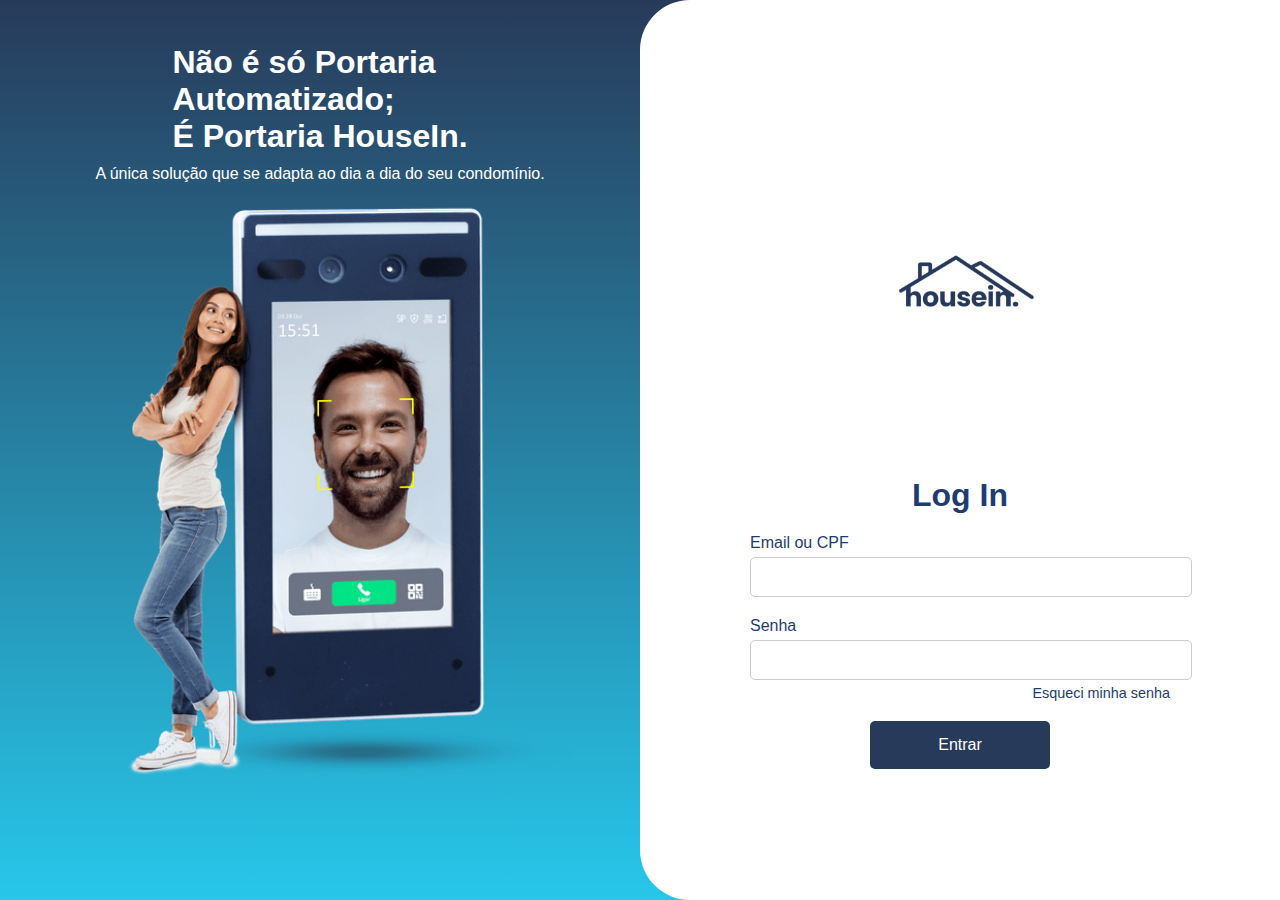
<file: index.html>
<!DOCTYPE html>
<html lang="pt-br">

<head>
    <meta charset="UTF-8">
    <meta name="viewport" content="width=device-width, initial-scale=1.0">
    <link rel="stylesheet" href="index.css">
    <title>HouseIn</title>
</head>


<body>

</body>

</html>
<div class="container">
    <div class="left">
        <h1>
            Não é só Portaria <br>Automatizado;
            <br />
            É Portaria HouseIn.
        </h1>
        <p>
            A única solução que se adapta ao dia a dia do seu condomínio.
        </p>
        <img alt="" height="300" src="ASSETS/fotoinicial123.png" width="200" />
    </div>
    <div class="right">
        <img alt="HouseIn logo" height="50" src="ASSETS/houseIn2.png" width="150" />
        <h2>
            Log In
        </h2>
        <div class="form-group">
            <label for="email">
                Email ou CPF
            </label>
            <input id="email" name="email" type="text" />
        </div>
        <div class="form-group">
            <label for="password">
                Senha
            </label>
            <input id="password" name="password" type="password" />
            <a href="#">
                Esqueci minha senha
            </a>
        </div>
        <button type="submit" class="btn"  onclick="window.location.href='home.html'">
            Entrar
        </button>
    </div>
</div>
</body>

</html>
</file>
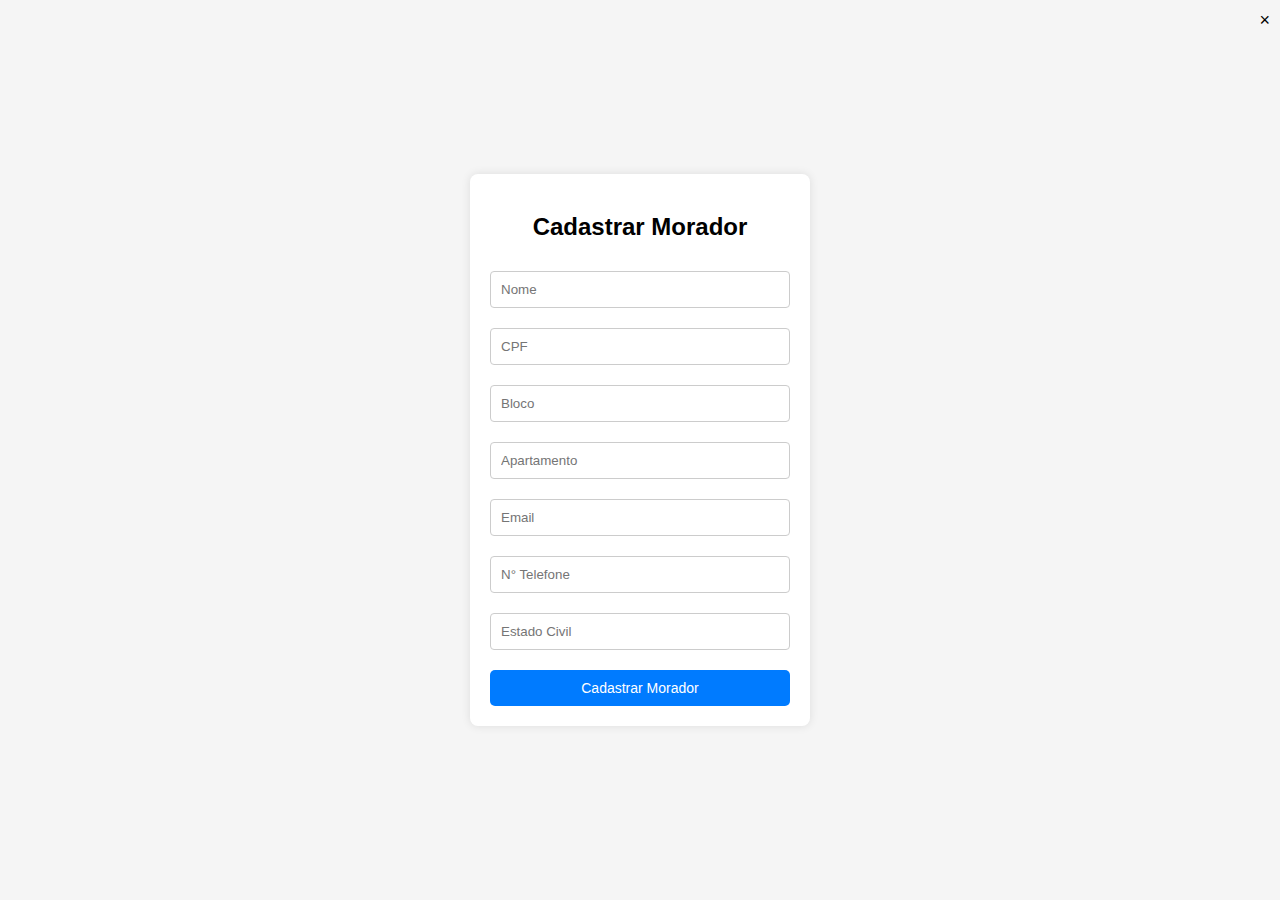
<file: addmoradores.html>
<!DOCTYPE html>
<html lang="pt-BR">
<head>
    <meta charset="UTF-8">
    <meta name="viewport" content="width=device-width, initial-scale=1.0">
    <link rel="stylesheet" href="addmoradores.css">
    <title>Cadastrar Morador</title>
</head>
<body>
    <div class="container">
        <span class="close">&times;</span>
        <h2>Cadastrar Morador</h2>
        <input type="text" placeholder="Nome">
        <input type="text" placeholder="CPF">
        <input type="text" placeholder="Bloco">
        <input type="text" placeholder="Apartamento">
        <input type="email" placeholder="Email">
        <input type="text" placeholder="N° Telefone">
        <input type="text" placeholder="Estado Civil">
        
        
        <button onclick="window.location.href='moradores.html'" style="
            width: 100%;
            padding: 10px;
            background-color: #007bff;
            color: white;
            border: none;
            border-radius: 5px;
            font-size: 14px;
            cursor: pointer;
            margin-top: 10px;
        ">
    Cadastrar Morador
</button>

        
    </button>
    </div>
</body>
</html>
</file>
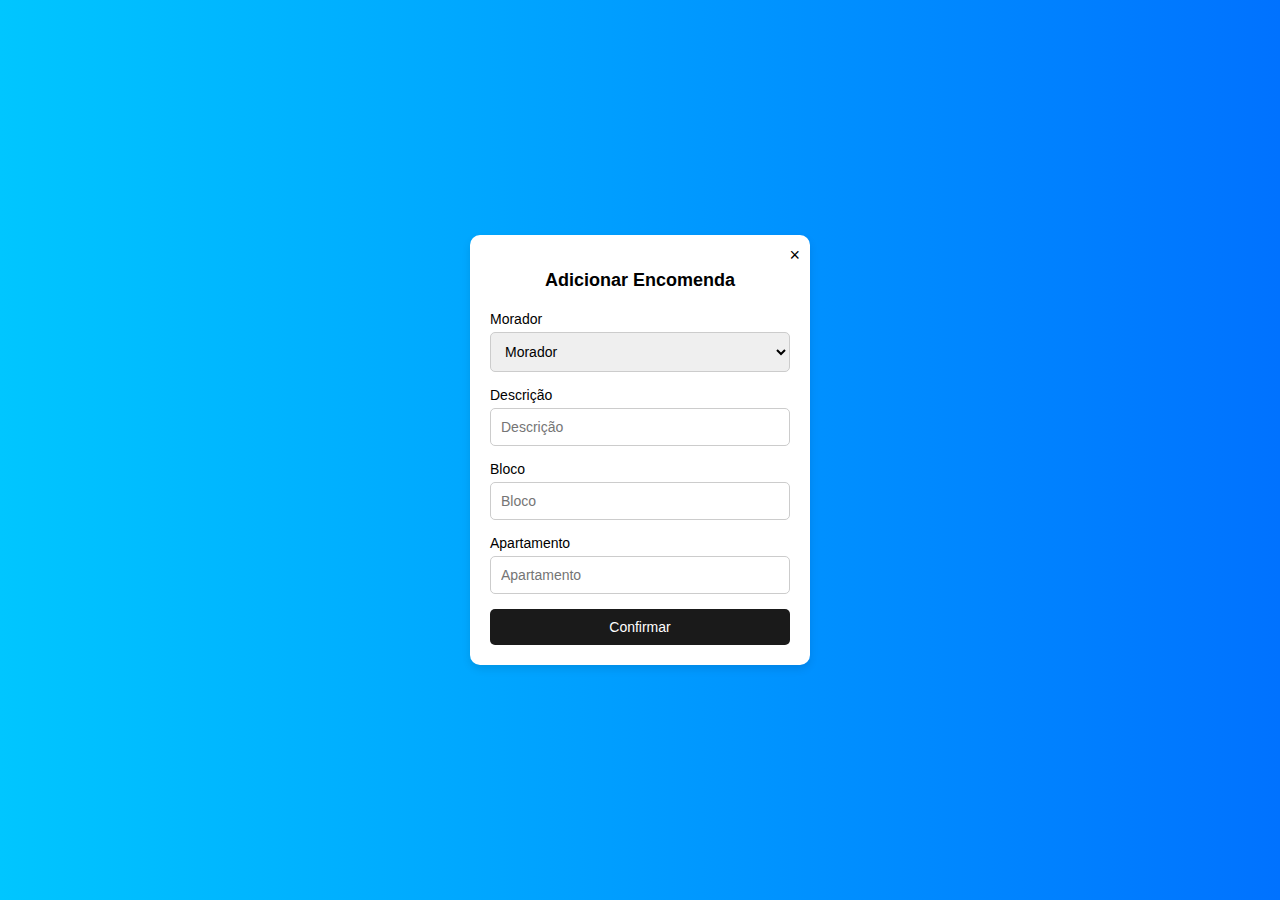
<file: adicionar-encomenda.html>
<html>
    <head>
        <title>Adicionar Encomenda</title>
        <link rel="stylesheet" href="https://cdnjs.cloudflare.com/ajax/libs/font-awesome/5.15.3/css/all.min.css">
        <link rel="stylesheet" href="addenc.css">
    </head>
    <body>
        <div class="container">
            <span class="close-btn">&times;</span>
            <h2>Adicionar Encomenda</h2>
            <label for="morador">Morador</label>
            <select id="morador">
                <option>Morador</option>
            </select>
            <label for="descricao">Descrição</label>
            <input type="text" id="descricao" placeholder="Descrição">
            <label for="bloco">Bloco</label>
            <input type="text" id="bloco" placeholder="Bloco">
            <label for="apartamento">Apartamento</label>
            <input type="text" id="apartamento" placeholder="Apartamento">
            <button onclick="window.location.href = '/encomendas.html'">Confirmar</button>
        </div>
    </body>
    </html>
</file>
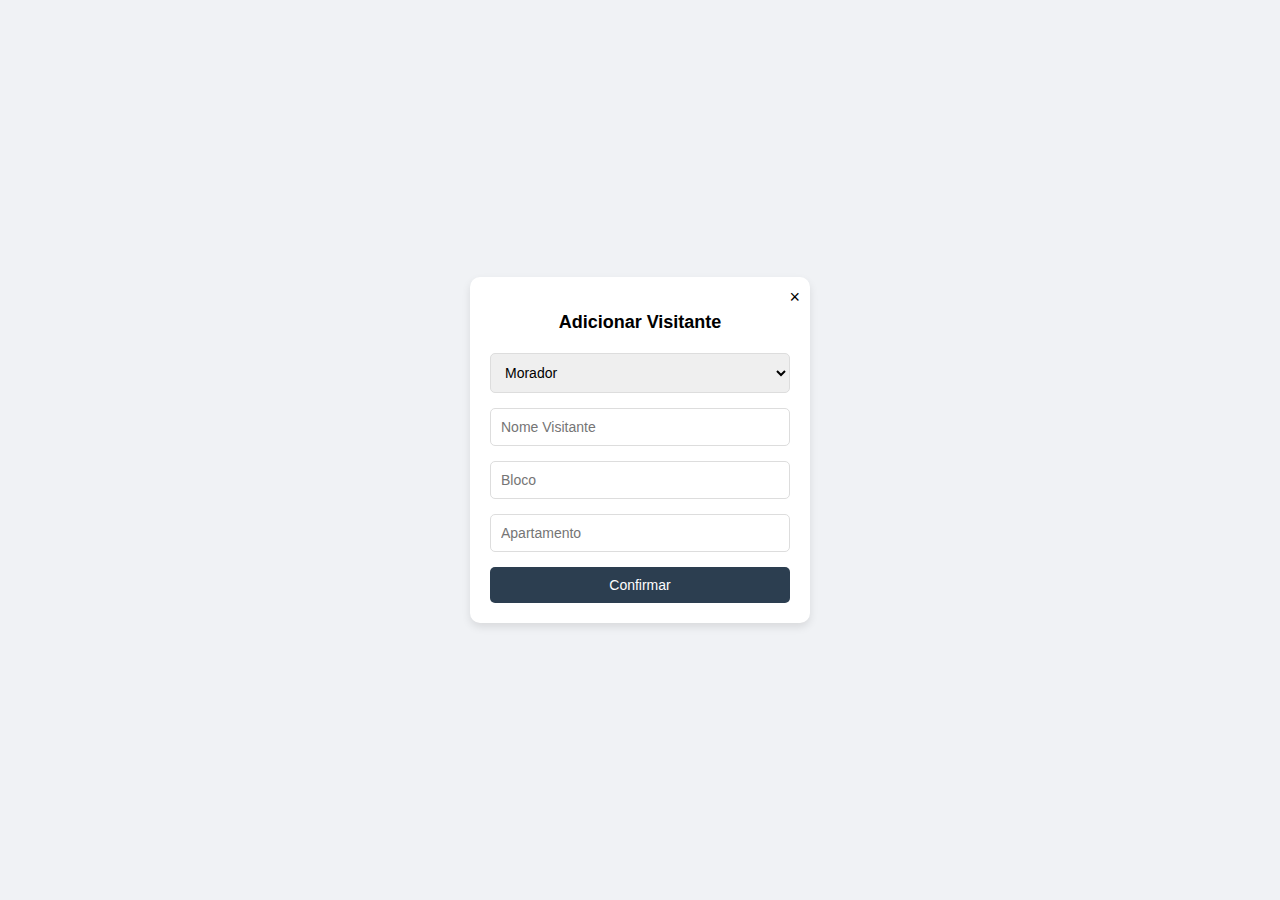
<file: adicionar-visitantes.html>
<html>
<head>
    <title>Adicionar Visitante</title>
    <link rel="stylesheet" href="https://cdnjs.cloudflare.com/ajax/libs/font-awesome/5.15.3/css/all.min.css">
    <link rel="stylesheet" href="addvisitantes.css">
</head>
<body>
    <div class="modal">
        <span class="close">&times;</span>
        <h2>Adicionar Visitante</h2>
        <select>
            <option>Morador</option>
        </select>
        <input type="text" placeholder="Nome Visitante">
        <input type="text" placeholder="Bloco">
        <input type="text" placeholder="Apartamento">
        <button onclick="window.location.href = 'confirmarvisitante.html'">Confirmar</button>

    </div>
    <script>
        document.querySelector('.close').addEventListener('click', function() {
            document.querySelector('.modal').style.display = 'none';
        });
    </script>
</body>
</html>
</file>
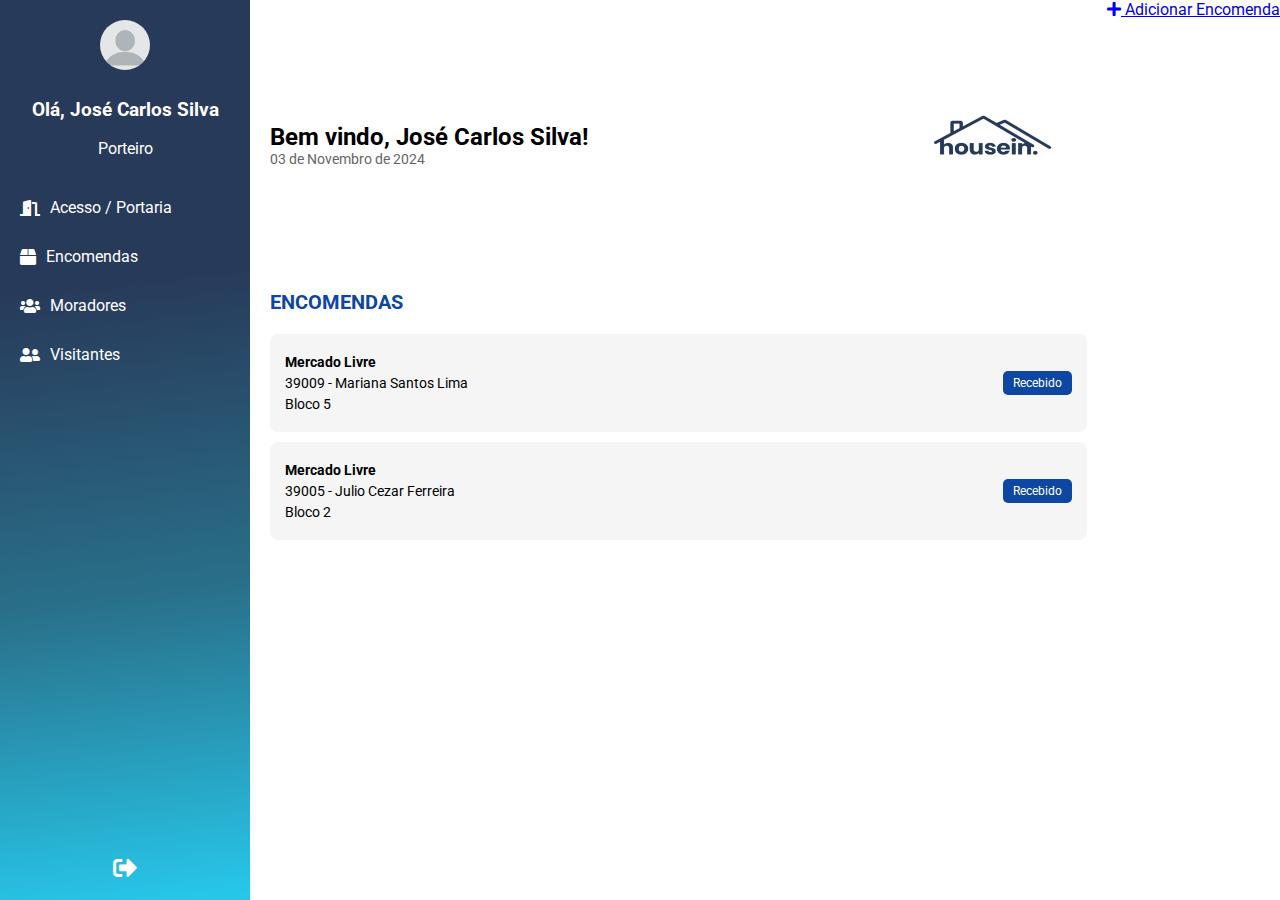
<file: encomendas.html>
<html>
 <head>
  <title>
Encomendas
  </title>
  <link href="https://cdnjs.cloudflare.com/ajax/libs/font-awesome/5.15.3/css/all.min.css" rel="stylesheet"/>
  <link href="https://fonts.googleapis.com/css2?family=Roboto:wght@400;700&amp;display=swap" rel="stylesheet"/>
  <link rel="stylesheet" href="encomendas.css">
</head>
<body>
 <div class="sidebar">
  <img alt="User profile picture" height="50" src="ASSETS/=profile.png" width="50"/>
  <div class="user-info">
   <h3>
    <p>
    Olá, José Carlos Silva
   </p>
</h3>
   <p>
    Porteiro
   </p>

  </div>
  <div class="menu">
   <a href="home.html">
    <i class="fas fa-door-open">
    </i>
    Acesso / Portaria
   </a>
   <a href="#">
    <i class="fas fa-box">
    </i>
    Encomendas
   </a>
   <a href="moradores.html">
    <i class="fas fa-users">
    </i>
    Moradores
   </a>
   <a href="visitantes.html">
    <i class="fas fa-user-friends">
    </i>
    Visitantes
   </a>
  </div>
  <div class="logout">
   <a href="index.html">
    <i class="fas fa-sign-out-alt">
    </i>
   </a>
  </div>
 </div>
 <div class="content">
  <div class="header">
   <div>
    <h1>
     Bem vindo, José Carlos Silva!
    </h1>
    <p>
     03 de Novembro de 2024
    </p>
   </div>
   <img alt="Houseit logo" height="50" src="ASSETS/houseIn2.png" width="200"/>
  </div>
  <div class="main">
   <h2>
    ENCOMENDAS
   </h2>
   <div class="card">
    <div class="info">
     <p>
      <strong>
       Mercado Livre
      </strong>
     </p>
     <p>
      39009 - Mariana Santos Lima
     </p>
     <p>
      Bloco 5
     </p>
    </div>
    <div class="status">
     Recebido
    </div>
   </div>
   <div class="card">
    <div class="info">
     <p>
      <strong>
       Mercado Livre
      </strong>
     </p>
     <p>
      39005 - Julio Cezar Ferreira
     </p>
     <p>
      Bloco 2
     </p>
    </div>
    <div class="status" >
     Recebido
    </div>
   </div>
  </div>
 </div>
 <div class="add-button">
   
    <a href="adicionar-encomenda.html" class="btn btn-primary">
        <i class="fas fa-plus"></i> Adicionar Encomenda
    </a>
    
  </i>
 </div>
</body>
</html>
</file>
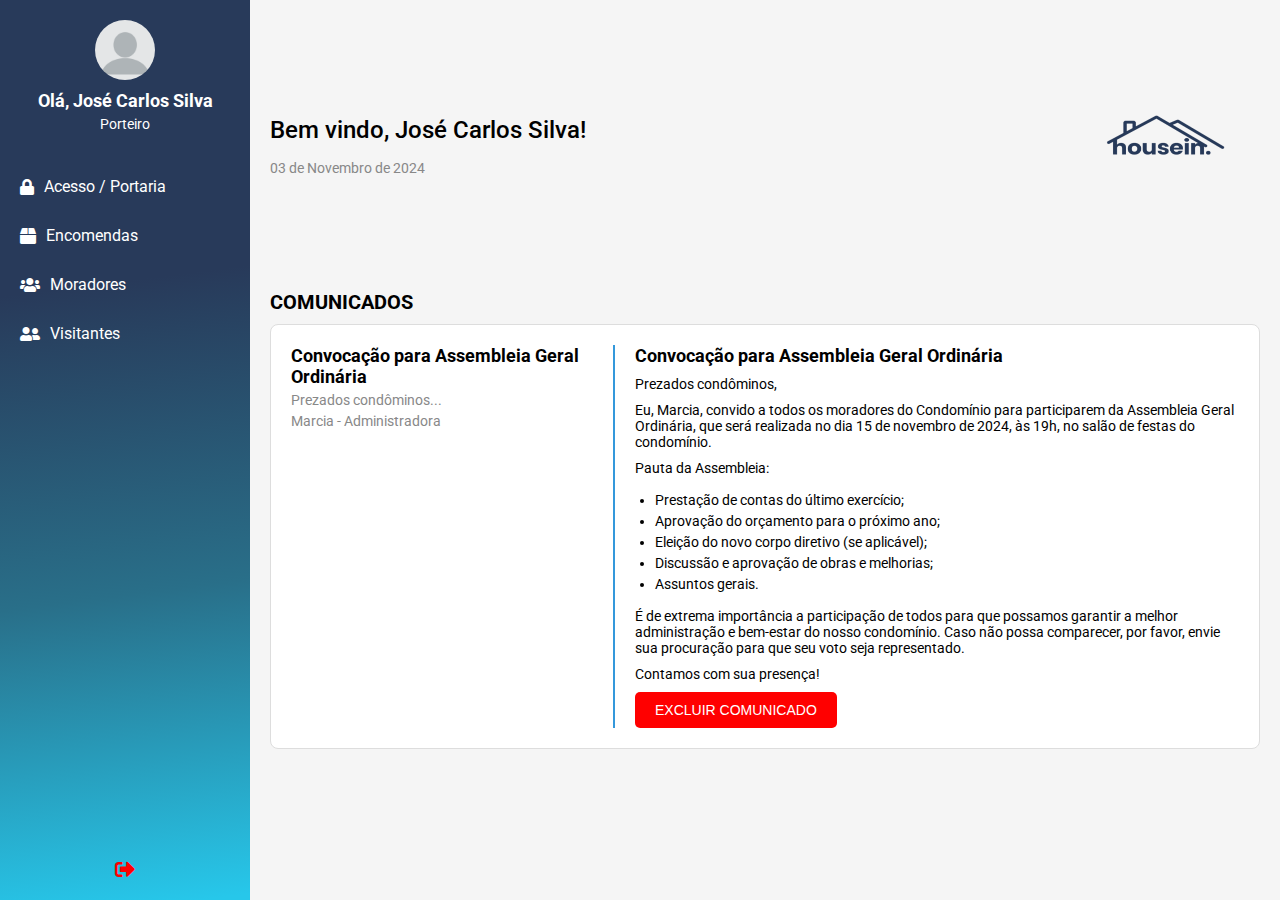
<file: home.html>
<html>

<head>
    <title>
        Comunicados
    </title>
    <link href="https://cdnjs.cloudflare.com/ajax/libs/font-awesome/5.15.3/css/all.min.css" rel="stylesheet" />
    <link href="https://fonts.googleapis.com/css2?family=Roboto:wght@400;500;700&amp;display=swap" rel="stylesheet" />
    <link rel="stylesheet" href="home.css">
   
</head>

<body>
    <div class="sidebar">
        <img alt="Profile picture of José Carlos Silva" height="60" src="ASSETS/=profile.png" width="60" />
        <h2>
            Olá, José Carlos Silva
        </h2>
        <p>
            Porteiro
        </p>
        <div class="menu">
            <a href="home.html">
                <i class="fas fa-lock">
                </i>
                Acesso / Portaria
            </a>
            <a href="encomendas.html">
                <i class="fas fa-box"></i>
                Encomendas
            </a>
            
            <a href="moradores.html">
                <i class="fas fa-users">
                </i>
                Moradores
            </a>
            <a href="visitantes.html">
                <i class="fas fa-user-friends">
                </i>
                Visitantes
            </a>
        </div>
        <div class="logout">
            <a href="index.html">
                <i class="fas fa-sign-out-alt">
                </i>
            </a>
        </div>
    </div>
    <div class="content">
        <header>
            <div>
                <h1>
                    Bem vindo, José Carlos Silva!
                </h1>
                <p class="date">
                    03 de Novembro de 2024
                </p>
            </div>
            <img alt="Housein logo" height="200" src="ASSETS/houseIn2.png" width="200" />
        </header>
        <div class="announcements">
            <h2>
                COMUNICADOS
            </h2>
            <div class="announcement">
                <div class="summary">
                    <h3>
                        Convocação para Assembleia Geral Ordinária
                    </h3>
                    <p>
                        Prezados condôminos...
                    </p>
                    <p>
                        Marcia - Administradora
                    </p>
                </div>
                <div class="details">
                    <h3>
                        Convocação para Assembleia Geral Ordinária
                    </h3>
                    <p>
                        Prezados condôminos,
                    </p>
                    <p>
                        Eu, Marcia, convido a todos os moradores do Condomínio para participarem da Assembleia Geral
                        Ordinária, que será realizada no dia 15 de novembro de 2024, às 19h, no salão de festas do
                        condomínio.
                    </p>
                    <p>
                        Pauta da Assembleia:
                    </p>
                    <ul>
                        <li>
                            Prestação de contas do último exercício;
                        </li>
                        <li>
                            Aprovação do orçamento para o próximo ano;
                        </li>
                        <li>
                            Eleição do novo corpo diretivo (se aplicável);
                        </li>
                        <li>
                            Discussão e aprovação de obras e melhorias;
                        </li>
                        <li>
                            Assuntos gerais.
                        </li>
                    </ul>
                    <p>
                        É de extrema importância a participação de todos para que possamos garantir a melhor
                        administração e bem-estar do nosso condomínio. Caso não possa comparecer, por favor, envie sua
                        procuração para que seu voto seja representado.
                    </p>
                    <p>
                        Contamos com sua presença!
                    </p>
                    <button class="delete-btn">
                        EXCLUIR COMUNICADO
                    </button>
                </div>
            </div>
        </div>
    </div>
</body>

</html>
</file>
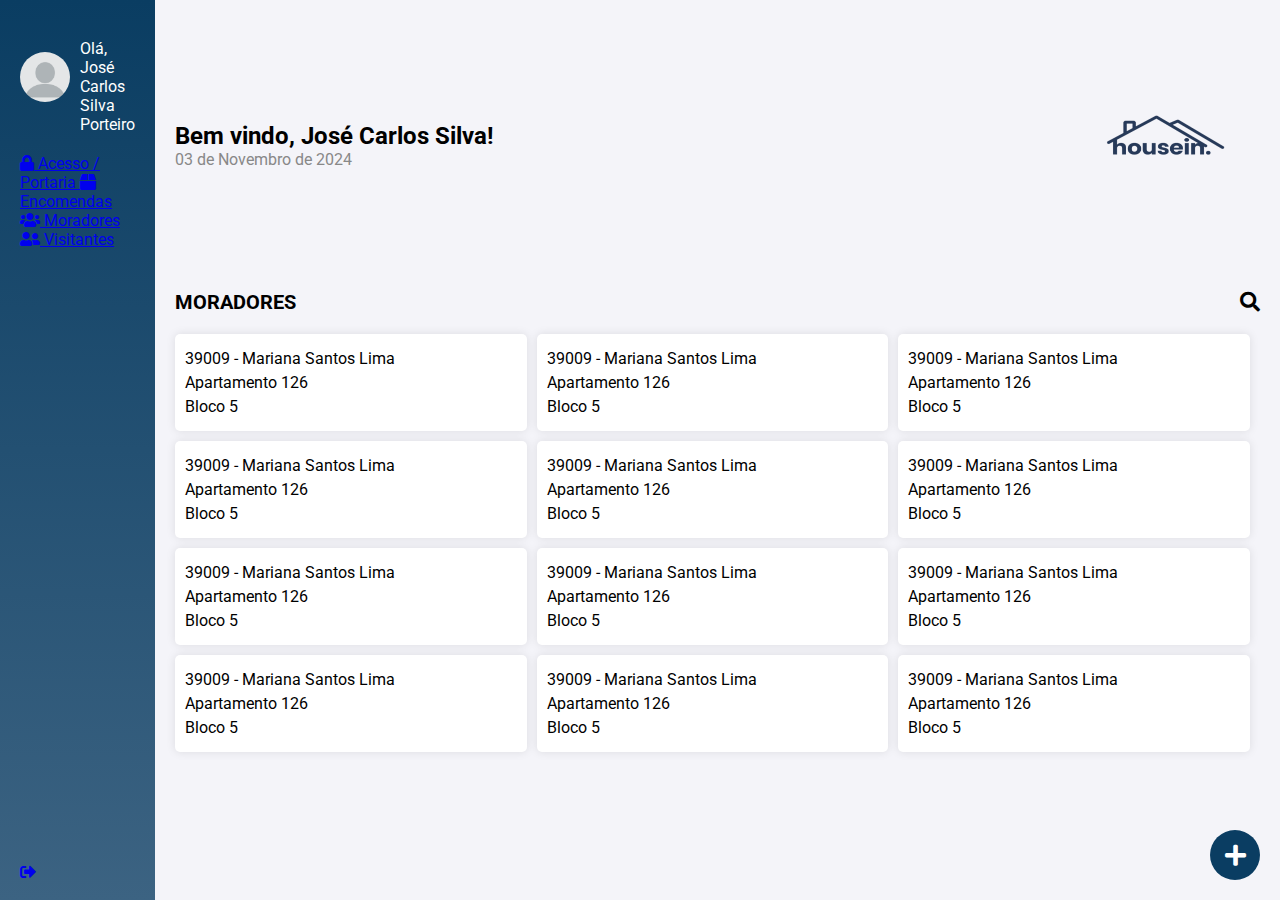
<file: moradores.html>
<html>
 <head>
  <title>
   Moradores
  </title>
  <link href="https://cdnjs.cloudflare.com/ajax/libs/font-awesome/5.15.3/css/all.min.css" rel="stylesheet"/>
  <link href="https://fonts.googleapis.com/css2?family=Roboto:wght@400;700&amp;display=swap" rel="stylesheet"/>
  <link rel="stylesheet" href="moradores.css">
</head>
<body>
 <div class="sidebar">
  <div class="user-info">
   <img alt="User profile picture" height="50" src="ASSETS/=profile.png" width="50"/>
   <div>
    <br>
    <p> 
     Olá,
    </p>
    <p>
     José Carlos Silva
    </p>
    <p>
     Porteiro
    </p>
   </div>
  </div>
  <div class="menu">
    <a href="home.html">
        <i class="fas fa-lock">
        </i>
        Acesso / Portaria
    </a>
    <a href="encomendas.html">
        <i class="fas fa-box"></i>
        Encomendas
    </a>
    
    <a href="moradores.html">
        <i class="fas fa-users">
        </i>
        Moradores
    </a>
    <a href="visitantes.html">
        <i class="fas fa-user-friends">
        </i>
        Visitantes
    </a>
</div>
<div class="logout">
    <a href="index.html">
        <i class="fas fa-sign-out-alt">
        </i>
    </a>
</div>
</div>
 <div class="main-content">
  <header>
   <div>
    <h1>
     Bem vindo, José Carlos Silva!
    </h1>
    <p>
     03 de Novembro de 2024
    </p>
   </div>
   <img alt="Housein logo" height="40" src="ASSETS/houseIn2.png" width="100"/>
  </header>
  <div class="search-bar">
   <h2>
    MORADORES
   </h2>
   <i class="fas fa-search">
   </i>
  </div>
  <div class="residents">
   <div class="card">
    <p>
     39009 - Mariana Santos Lima
    </p>
    <p>
     Apartamento 126
    </p>
    <p>
     Bloco 5
    </p>
   </div>
   <div class="card">
    <p>
     39009 - Mariana Santos Lima
    </p>
    <p>
     Apartamento 126
    </p>
    <p>
     Bloco 5
    </p>
   </div>
   <div class="card">
    <p>
     39009 - Mariana Santos Lima
    </p>
    <p>
     Apartamento 126
    </p>
    <p>
     Bloco 5
    </p>
   </div>
   <div class="card">
    <p>
     39009 - Mariana Santos Lima
    </p>
    <p>
     Apartamento 126
    </p>
    <p>
     Bloco 5
    </p>
   </div>
   <div class="card">
    <p>
     39009 - Mariana Santos Lima
    </p>
    <p>
     Apartamento 126
    </p>
    <p>
     Bloco 5
    </p>
   </div>
   <div class="card">
    <p>
     39009 - Mariana Santos Lima
    </p>
    <p>
     Apartamento 126
    </p>
    <p>
     Bloco 5
    </p>
   </div>
   <div class="card">
    <p>
     39009 - Mariana Santos Lima
    </p>
    <p>
     Apartamento 126
    </p>
    <p>
     Bloco 5
    </p>
   </div>
   <div class="card">
    <p>
     39009 - Mariana Santos Lima
    </p>
    <p>
     Apartamento 126
    </p>
    <p>
     Bloco 5
    </p>
   </div>
   <div class="card">
    <p>
     39009 - Mariana Santos Lima
    </p>
    <p>
     Apartamento 126
    </p>
    <p>
     Bloco 5
    </p>
   </div>
   <div class="card">
    <p>
     39009 - Mariana Santos Lima
    </p>
    <p>
     Apartamento 126
    </p>
    <p>
     Bloco 5
    </p>
   </div>
   <div class="card">
    <p>
     39009 - Mariana Santos Lima
    </p>
    <p>
     Apartamento 126
    </p>
    <p>
     Bloco 5
    </p>
   </div>
   <div class="card">
    <p>
     39009 - Mariana Santos Lima
    </p>
    <p>
     Apartamento 126
    </p>
    <p>
     Bloco 5
    </p>
   </div>
  </div>
  <button class="add-button">
   <i class="fas fa-plus">
   </i>
  </button>
 </div>
</body>
</html>
</file>
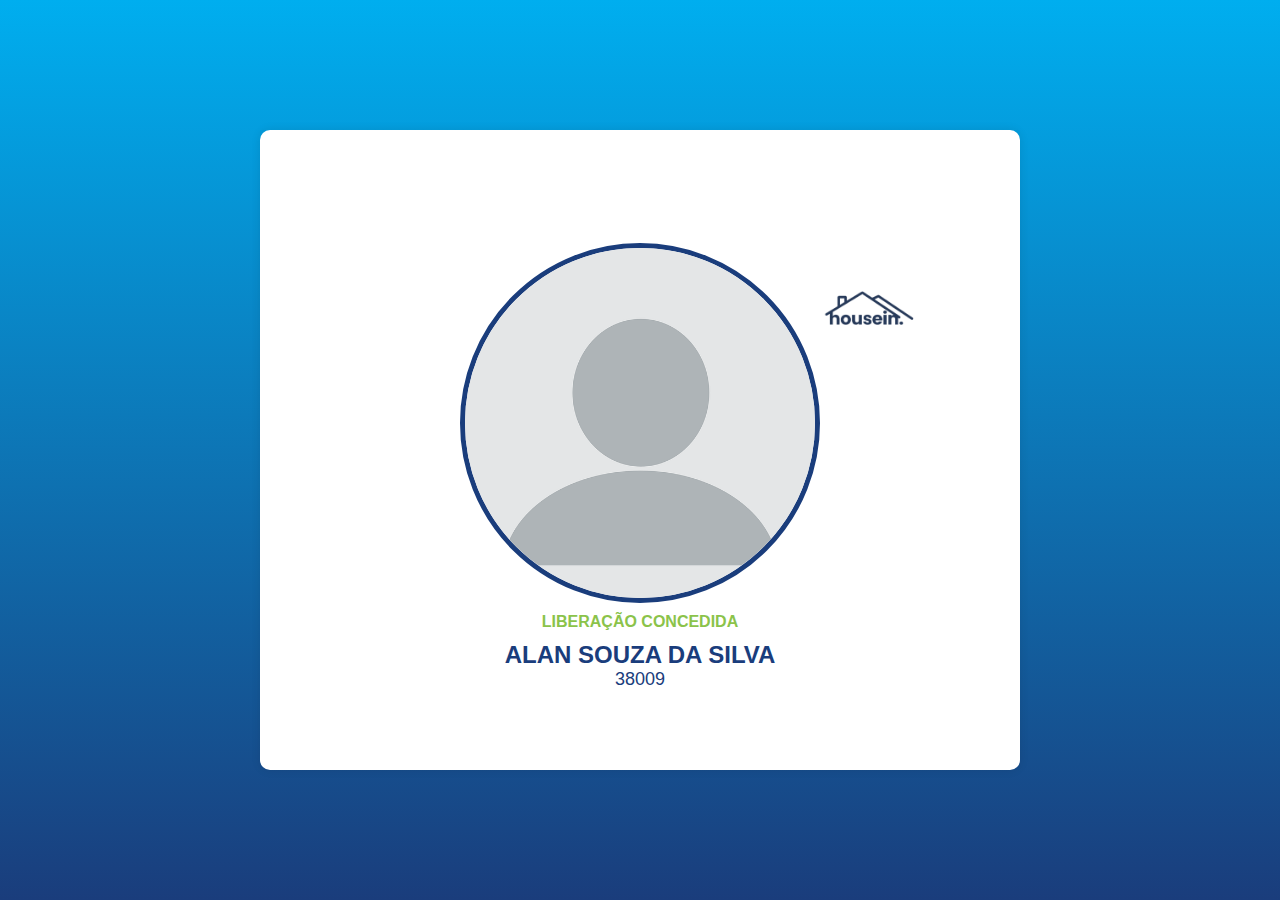
<file: scanner.html>
<html>
 <head>
  <title>
   Housein
  </title>
  <link href="https://cdnjs.cloudflare.com/ajax/libs/font-awesome/5.15.3/css/all.min.css" rel="stylesheet"/>
  <link rel="stylesheet" href="scanner.css">
</head>
<body>
 <div class="container">
  <div class="header">
   <i class="fas fa-arrow-left">
   </i>
   <img alt="housein logo" height="40" src="ASSETS/houseIn2.png" width="100"/>
  </div>
  <img alt="Profile picture of Alan Souza da Silva" class="profile-pic" height="150" src="ASSETS/=profile.png" width="150"/>
  <div class="status">
   LIBERAÇÃO CONCEDIDA
  </div>
  <div class="name">
   ALAN SOUZA DA SILVA
  </div>
  <div class="id">
   38009
  </div>
 </div>
</body>
</html>
</file>
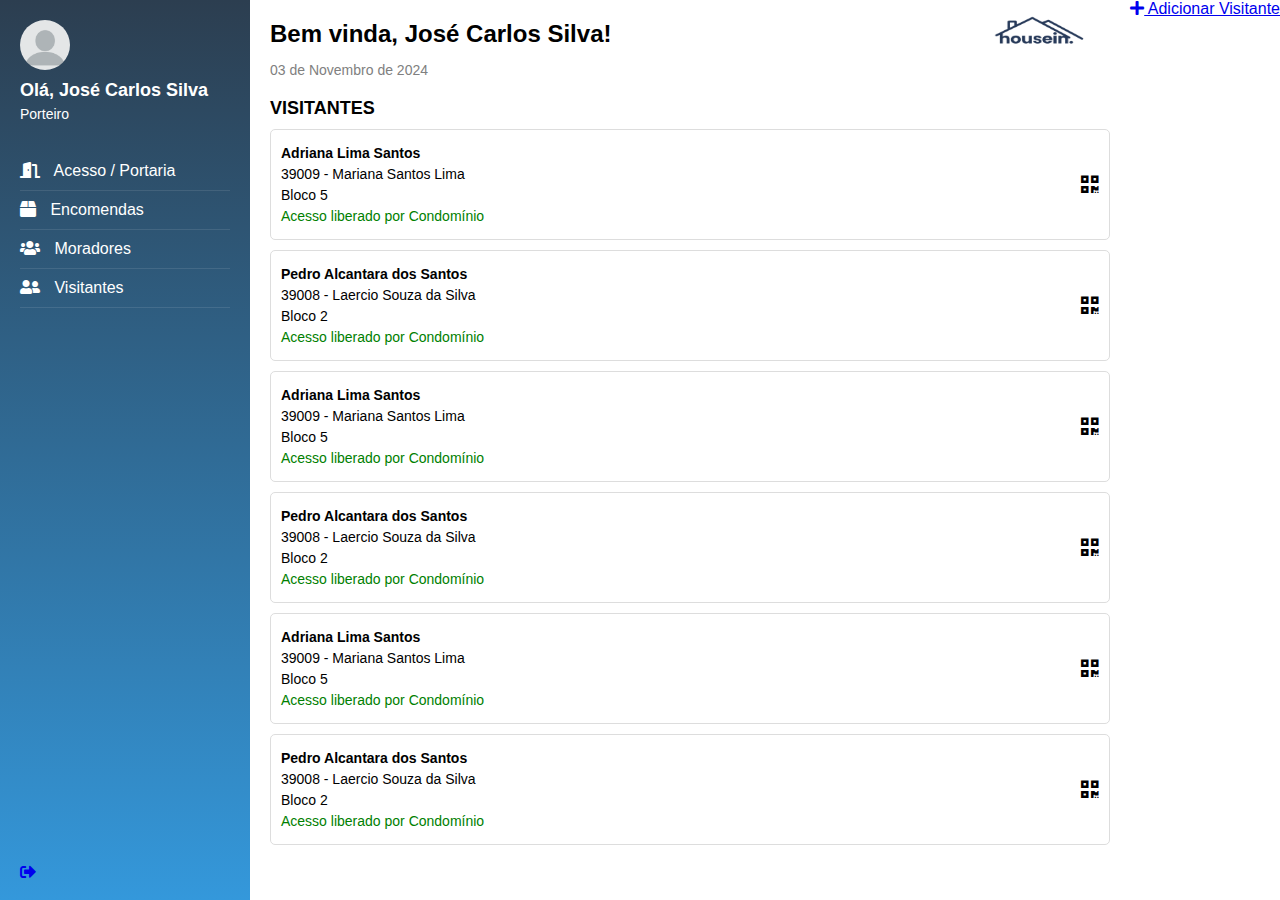
<file: visitantes.html>
<html>
 <head>
  <title>
   Visitor Management
  </title>
  <link href="https://cdnjs.cloudflare.com/ajax/libs/font-awesome/5.15.3/css/all.min.css" rel="stylesheet"/>
  <link rel="stylesheet" href="visitantes.css">
</head>
<body>
 <div class="sidebar">
  <div class="profile">
   <img alt="Profile Picture" height="50" src="ASSETS/=profile.png" width="50"/>
   <h2>
    Olá, José Carlos Silva
   </h2>
   <p>
    Porteiro
   </p>
  </div>
  <div class="menu">
   <a href="home.html">
    <i class="fas fa-door-open">
    </i>
    Acesso / Portaria
   </a>
   <a href="encomendas.html">
    <i class="fas fa-box">
    </i>
    Encomendas
   </a>
   <a href="moradores.html">
    <i class="fas fa-users">
    </i>
    Moradores
   </a>
   <a href="visitantes.html">
    <i class="fas fa-user-friends">
    </i>
    Visitantes
   </a>
  </div>
  <div class="logout">
   <a href="index.html">
    <i class="fas fa-sign-out-alt">
    </i>
   </a>
  </div>
 </div>
 <div class="content">
  <h1>
   Bem vinda, José Carlos Silva!
  </h1>
  <p class="date">
   03 de Novembro de 2024
  </p>
  <img alt="Houseit Logo" class="logo" height="50" src="ASSETS/houseIn2.png" width="100"/>
  <div class="visitors">
   <h2>
    VISITANTES
   </h2>
   <div class="visitor-card">
    <div class="info">
     <p>
      <strong>
       Adriana Lima Santos
      </strong>
     </p>
     <p>
      39009 - Mariana Santos Lima
     </p>
     <p>
      Bloco 5
     </p>
     <p class="access">
      Acesso liberado por Condomínio
     </p>
    </div>
    <div class="qr-code">
     <i class="fas fa-qrcode">
     </i>
    </div>
   </div>
   <div class="visitor-card">
    <div class="info">
     <p>
      <strong>
       Pedro Alcantara dos Santos
      </strong>
     </p>
     <p>
      39008 - Laercio Souza da Silva
     </p>
     <p>
      Bloco 2
     </p>
     <p class="access">
      Acesso liberado por Condomínio
     </p>
    </div>
    <div class="qr-code">
     <i class="fas fa-qrcode">
     </i>
    </div>
   </div>
   <div class="visitor-card">
    <div class="info">
     <p>
      <strong>
       Adriana Lima Santos
      </strong>
     </p>
     <p>
      39009 - Mariana Santos Lima
     </p>
     <p>
      Bloco 5
     </p>
     <p class="access">
      Acesso liberado por Condomínio
     </p>
    </div>
    <div class="qr-code">
     <i class="fas fa-qrcode">
     </i>
    </div>
   </div>
   <div class="visitor-card">
    <div class="info">
     <p>
      <strong>
       Pedro Alcantara dos Santos
      </strong>
     </p>
     <p>
      39008 - Laercio Souza da Silva
     </p>
     <p>
      Bloco 2
     </p>
     <p class="access">
      Acesso liberado por Condomínio
     </p>
    </div>
    <div class="qr-code">
     <i class="fas fa-qrcode">
     </i>
    </div>
   </div>
   <div class="visitor-card">
    <div class="info">
     <p>
      <strong>
       Adriana Lima Santos
      </strong>
     </p>
     <p>
      39009 - Mariana Santos Lima
     </p>
     <p>
      Bloco 5
     </p>
     <p class="access">
      Acesso liberado por Condomínio
     </p>
    </div>
    <div class="qr-code">
     <i class="fas fa-qrcode">
     </i>
    </div>
   </div>
   <div class="visitor-card">
    <div class="info">
     <p>
      <strong>
       Pedro Alcantara dos Santos
      </strong>
     </p>
     <p>
      39008 - Laercio Souza da Silva
     </p>
     <p>
      Bloco 2
     </p>
     <p class="access">
      Acesso liberado por Condomínio
     </p>
    </div>
    <div class="qr-code">
     <i class="fas fa-qrcode">
     </i>
    </div>
   </div>
  </div>
 </div>
 <div class="add-visitor">
    <a href="adicionar-visitantes.html" class="btn btn-primary">
        <i class="fas fa-plus"></i> Adicionar Visitante
  </i>
 </div>
</body>
</html>
</file>
<file: index.css>
body {
    margin: 0;
    font-family: 'Roboto', sans-serif;
    display: flex;
    height: 100vh;
    background: linear-gradient(180deg, #283A5A 0%, #2783A4 51.5%, #27C7EA 100%);
  
  }
  
  .container {
    display: flex;
    width: 100%;
  }
  
  .left {
    flex: 1;
    display: flex;
    flex-direction: column;
    justify-content: center;
    align-items: center;
    color: white;
    padding: 20px;
    background: linear-gradient(180deg, #283A5A 0%, #2783A4 51.5%, #27C7EA 100%);
    ;
  }
  
  .left h1 {
    font-size: 2em;
    margin: 0;
  }
  
  .left p {
    font-size: 1em;
    margin-top: 10px;
  }
  
  .left img {
    position: relative;
    top: -50px;
    width: 500px;
    height: auto;
  }
  
  .right {
    flex: 1;
    background: white;
    display: flex;
    flex-direction: column;
    justify-content: center;
    align-items: center;
    padding: 20px;
    border-top-left-radius: 50px;
    border-bottom-left-radius: 50px;
  }
  
  .right img {
    width: 230px;
    height: auto;
  }
  
  .right h2 {
    font-size: 2em;
    color: #1e3c72;
    margin: 20px 0;
  }
  
  .form-group {
    width: 70%;
    margin-bottom: 20px;
  }
  
  .form-group label {
    display: block;
    font-size: 1em;
    color: #1e3c72;
    margin-bottom: 5px;
  }
  
  .form-group input {
    width: 100%;
    padding: 10px;
    font-size: 1em;
    border: 1px solid #ccc;
    border-radius: 5px;
  }
  
  .form-group a {
    display: block;
    text-align: right;
    font-size: 0.9em;
    color: #1e3c72;
    text-decoration: none;
    margin-top: 5px;
  }
  
  .form-group a:hover {
    text-decoration: underline;
  }
  
  .btn {
    width: 30%;
    padding: 15px;
    font-size: 1em;
    color: white;
    background: #283A5A;
    ;
    border: none;
    border-radius: 5px;
    cursor: pointer;
  }
  
  .btn:hover {
    background: #2a5298;
  }
</file>
<file: addmoradores.css>
body {
    font-family: Arial, sans-serif;
    display: flex;
    justify-content: center;
    align-items: center;
    height: 100vh;
    margin: 0;
    background-color: #f5f5f5;
}
.container {
    background-color: white;
    padding: 20px;
    border-radius: 8px;
    box-shadow: 0 0 10px rgba(0, 0, 0, 0.1);
    width: 300px;
}
.container h2 {
    text-align: center;
    margin-bottom: 20px;
}
.container .close {
    position: absolute;
    top: 10px;
    right: 10px;
    font-size: 18px;
    cursor: pointer;
}
.container input[type="text"],
.container input[type="email"] {
    width: 100%;
    padding: 10px;
    margin: 10px 0;
    border: 1px solid #ccc;
    border-radius: 4px;
    box-sizing: border-box;
}
</file>
<file: addenc.css>
body {
            font-family: Arial, sans-serif;
            background: linear-gradient(to right, #00c6ff, #0072ff);
            display: flex;
            justify-content: center;
            align-items: center;
            height: 100vh;
            margin: 0;
        }
        .container {
            background-color: white;
            padding: 20px;
            border-radius: 10px;
            box-shadow: 0 4px 8px rgba(0, 0, 0, 0.1);
            width: 300px;
            position: relative;
        }
        .container h2 {
            text-align: center;
            margin-bottom: 20px;
            font-size: 18px;
        }
        .container label {
            display: block;
            margin-bottom: 5px;
            font-size: 14px;
        }
        .container input, .container select {
            width: 100%;
            padding: 10px;
            margin-bottom: 15px;
            border: 1px solid #ccc;
            border-radius: 5px;
            font-size: 14px;
        }
        .container button {
            width: 100%;
            padding: 10px;
            background-color: #1a1a1a;
            color: white;
            border: none;
            border-radius: 5px;
            font-size: 14px;
            cursor: pointer;
        }
        .container button:hover {
            background-color: #333;
        }
        .close-btn {
            position: absolute;
            top: 10px;
            right: 10px;
            font-size: 18px;
            cursor: pointer;
        }
</file>
<file: addvisitantes.css>
body {
    display: flex;
    justify-content: center;
    align-items: center;
    height: 100vh;
    margin: 0;
    font-family: Arial, sans-serif;
    background-color: #f0f2f5;
}
.modal {
    background-color: white;
    border-radius: 10px;
    box-shadow: 0 4px 8px rgba(0, 0, 0, 0.1);
    padding: 20px;
    width: 300px;
    position: relative;
}
.modal h2 {
    text-align: center;
    font-size: 18px;
    margin-bottom: 20px;
}
.modal .close {
    position: absolute;
    top: 10px;
    right: 10px;
    font-size: 18px;
    cursor: pointer;
}
.modal select, .modal input {
    width: 100%;
    padding: 10px;
    margin-bottom: 15px;
    border: 1px solid #ddd;
    border-radius: 5px;
    font-size: 14px;
}
.modal button {
    width: 100%;
    padding: 10px;
    background-color: #2c3e50;
    color: white;
    border: none;
    border-radius: 5px;
    font-size: 14px;
    cursor: pointer;
}
.modal button:hover {
    background-color: #34495e;
}
</file>
<file: encomendas.css>
body {
            font-family: 'Roboto', sans-serif;
            margin: 0;
            display: flex;
        }
        .sidebar {
            width: 250px;
            background: linear-gradient(172.8deg, #283A5A 31.85%, #296F89 65.59%, #27C7EA 99.33%);

            color: white;
            display: flex;
            flex-direction: column;
            align-items: center;
            padding-top: 20px;
        }
        .sidebar img {
            border-radius: 50%;
            
        }
        .sidebar .user-info {
            text-align: center;
            margin-top: 10px;
        }
        .sidebar .user-info p {
            margin: 5px 0;
        }
        .sidebar .menu {
            width: 100%;
            margin-top: 20px;
        }
        .sidebar .menu a {
            display: flex;
            align-items: center;
            padding: 15px 20px;
            color: white;
            text-decoration: none;
            font-size: 16px;
        }
        .sidebar .menu a:hover {
            background: rgba(255, 255, 255, 0.1);
        }
        .sidebar .menu a i {
            margin-right: 10px;
        }
        .sidebar .logout {
            margin-top: auto;
            margin-bottom: 20px;
        }
        .sidebar .logout a {
            color: white;
            text-decoration: none;
            font-size: 24px;
        }
        .content {
            flex-grow: 1;
            padding: 20px;
        }
        .content .header {
            display: flex;
            justify-content: space-between;
            align-items: center;
        }
        .content .header h1 {
            font-size: 24px;
            font-weight: 700;
            margin: 0;
        }
        .content .header p {
            font-size: 14px;
            color: #666;
            margin: 0;
        }
        .content .header img {
            width: 100px;
            width: 200px;
            height: 250px;
        }
        .content .main {
            margin-top: 20px;
        }
        .content .main h2 {
            font-size: 20px;
            font-weight: 700;
            color: #0d47a1;
            margin-bottom: 20px;
        }
        .content .main .card {
            background: #f5f5f5;
            padding: 15px;
            border-radius: 8px;
            margin-bottom: 10px;
            display: flex;
            justify-content: space-between;
            align-items: center;
        }
        .content .main .card .info {
            font-size: 14px;
        }
        .content .main .card .info p {
            margin: 5px 0;
        }
        .content .main .card .status {
            background: #0d47a1;
            color: white;
            padding: 5px 10px;
            border-radius: 5px;
            font-size: 12px;
        }
        .content .add-button {
            position: fixed;
            bottom: 20px;
            right: 20px;
            background: #0d47a1;
            color: white;
            width: 50px;
            height: 50px;
            border-radius: 50%;
            display: flex;
            justify-content: center;
            align-items: center;
            font-size: 24px;
            cursor: pointer;
        }
</file>
<file: home.css>
body {
            margin: 0;
            font-family: 'Roboto', sans-serif;
            display: flex;
            height: 100vh;
            background-color: #f5f5f5;
        }

        .sidebar {
            width: 250px;
            background: linear-gradient(172.8deg, #283A5A 31.85%, #296F89 65.59%, #27C7EA 99.33%);

            color: white;
            display: flex;
            flex-direction: column;
            align-items: center;
            padding-top: 20px;
        }

        .sidebar img {
            border-radius: 50%;
            width: 60px;
            height: 60px;
        }

        .sidebar h2 {
            margin: 10px 0 5px;
            font-size: 18px;
        }

        .sidebar p {
            margin: 0;
            font-size: 14px;
        }

        .sidebar .menu {
            width: 100%;
            margin-top: 30px;
        }

        .sidebar .menu a {
            display: flex;
            align-items: center;
            padding: 15px 20px;
            color: white;
            text-decoration: none;
            font-size: 16px;
        }

        .sidebar .menu a:hover {
            background-color: rgba(255, 255, 255, 0.1);
        }

        .sidebar .menu a i {
            margin-right: 10px;
        }

        .sidebar .logout {
            margin-top: auto;
            margin-bottom: 20px;
        }

        .sidebar .logout a {
            color: red;
            font-size: 20px;
        }

        .content {
            flex: 1;
            padding: 20px;
        }

        .content header {
            display: flex;
            justify-content: space-between;
            align-items: center;
        }

        .content header h1 {
            font-size: 24px;
            font-weight: 500;
        }

        .content header .date {
            font-size: 14px;
            color: #888;
        }

        .content header img {
            width: 200px;
            height: 250px;
        }

        .content .announcements {
            margin-top: 20px;
        }

        .content .announcements h2 {
            font-size: 20px;
            font-weight: 700;
            margin-bottom: 10px;
        }

        .content .announcements .announcement {
            display: flex;
            border: 1px solid #ddd;
            border-radius: 8px;
            background-color: white;
            padding: 20px;
            margin-bottom: 20px;
        }

        .content .announcements .announcement .summary {
            flex: 1;
            margin-right: 20px;
        }

        .content .announcements .announcement .summary h3 {
            font-size: 18px;
            font-weight: 700;
            margin: 0;
        }

        .content .announcements .announcement .summary p {
            font-size: 14px;
            color: #888;
            margin: 5px 0 0;
        }

        .content .announcements .announcement .details {
            flex: 2;
            border-left: 2px solid #3498db;
            padding-left: 20px;
        }

        .content .announcements .announcement .details h3 {
            font-size: 18px;
            font-weight: 700;
            margin: 0;
        }

        .content .announcements .announcement .details p {
            font-size: 14px;
            margin: 10px 0;
        }

        .content .announcements .announcement .details ul {
            padding-left: 20px;
        }

        .content .announcements .announcement .details ul li {
            font-size: 14px;
            margin-bottom: 5px;
        }

        .content .announcements .announcement .details .delete-btn {
            background-color: red;
            color: white;
            border: none;
            padding: 10px 20px;
            border-radius: 5px;
            cursor: pointer;
            font-size: 14px;
        }
</file>
<file: moradores.css>
body {
    margin: 0;
    font-family: 'Roboto', sans-serif;
    display: flex;
}
.sidebar {
    width: 250px;
    background: linear-gradient(to bottom, #0a3d62, #3c6382);
    color: white;
    padding: 20px;
    box-sizing: border-box;
}
.sidebar img {
    border-radius: 50%;
    width: 50px;
    height: 50px;
}
.sidebar .user-info {
    display: flex;
    align-items: center;
    margin-bottom: 20px;
}
.sidebar .user-info div {
    margin-left: 10px;
}
.sidebar .user-info div p {
    margin: 0;
}
.sidebar .menu {
    list-style: none;
    padding: 0;
}
.sidebar .menu li {
    margin: 20px 0;
    display: flex;
    align-items: center;
}
.sidebar .menu li i {
    margin-right: 10px;
}
.sidebar .logout {
    position: absolute;
    bottom: 20px;
    left: 20px;
}
.main-content {
    flex-grow: 1;
    background: #f4f4f9;
    padding: 20px;
    box-sizing: border-box;
}
.main-content header {
    display: flex;
    justify-content: space-between;
    align-items: center;
}
.main-content header h1 {
    margin: 0;
    font-size: 24px;
}
.main-content header p {
    margin: 0;
    color: #888;
}
.main-content header img {
    
    width: 200px;
    height: 250px;
}
.main-content .search-bar {
    display: flex;
    justify-content: space-between;
    align-items: center;
    margin: 20px 0;
}
.main-content .search-bar h2 {
    margin: 0;
    font-size: 20px;
}
.main-content .search-bar i {
    font-size: 20px;
    cursor: pointer;
}
.main-content .residents {
    display: flex;
    flex-wrap: wrap;
    gap: 10px;
}
.main-content .residents .card {
    background: white;
    padding: 10px;
    border-radius: 5px;
    box-shadow: 0 0 10px rgba(0, 0, 0, 0.1);
    width: calc(33.333% - 10px);
    box-sizing: border-box;
}
.main-content .residents .card p {
    margin: 5px 0;
}
.main-content .add-button {
    position: fixed;
    bottom: 20px;
    right: 20px;
    background: #0a3d62;
    color: white;
    border: none;
    border-radius: 50%;
    width: 50px;
    height: 50px;
    font-size: 24px;
    cursor: pointer;
}
</file>
<file: scanner.css>
body {
    margin: 0;
    font-family: Arial, sans-serif;
    background: linear-gradient(to bottom, #00AEEF, #1A3D7C);
    display: flex;
    justify-content: center;
    align-items: center;
    height: 100vh;
}
.container {
    text-align: center;
    background: white;
    border-radius: 10px;
    padding: 80px;
    width: 80%;
    max-width: 600px;
    box-shadow: 0 0 10px rgba(0, 0, 0, 0.1);
}
.header {
    display: flex;
    justify-content: space-between;
    align-items: center;
    margin-bottom: 20px;
}
.header i {
    font-size: 24px;
    color: white;
}
.header img {
    width: 150px;
    height: auto;
}
.profile-pic {
    border-radius: 50%;
    border: 5px solid #1A3D7C;
    width: 350px;
    height: 350px;
    object-fit: cover;
    margin-top: -200px
}
.status {
    color: #8BC34A;
    font-weight: bold;
    margin: 10px 0;
}
.name {
    color: #1A3D7C;
    font-size: 24px;
    font-weight: bold;
}
.id {
    color: #1A3D7C;
    font-size: 18px;
}
</file>
<file: visitantes.css>
body {
            font-family: Arial, sans-serif;
            margin: 0;
            padding: 0;
            display: flex;
        }
        .sidebar {
            width: 250px;
            background: linear-gradient(to bottom, #2c3e50, #3498db);
            color: white;
            padding: 20px;
            box-sizing: border-box;
        }
        .sidebar img {
            border-radius: 50%;
            width: 50px;
            height: 50px;
        }
        .sidebar h2 {
            font-size: 18px;
            margin: 10px 0 5px;
        }
        .sidebar p {
            font-size: 14px;
            margin: 0;
        }
        .sidebar .menu {
            margin-top: 30px;
        }
        .sidebar .menu a {
            display: block;
            color: white;
            text-decoration: none;
            padding: 10px 0;
            font-size: 16px;
            border-bottom: 1px solid rgba(255, 255, 255, 0.1);
        }
        .sidebar .menu a i {
            margin-right: 10px;
        }
        .sidebar .logout {
            position: absolute;
            bottom: 20px;
            left: 20px;
        }
        .content {
            flex: 1;
            padding: 20px;
            box-sizing: border-box;
        }
        .content h1 {
            font-size: 24px;
            margin: 0;
        }
        .content .date {
            font-size: 14px;
            color: gray;
        }
        .content .logo {
            float: right;
            margin-top: -140px;
            width: 150px;
            height: 170px;
        }
        .content .visitors {
            margin-top: 20px;
        }
        .content .visitors h2 {
            font-size: 18px;
            margin: 0 0 10px;
        }
        .content .visitor-card {
            background: white;
            border: 1px solid #ddd;
            border-radius: 5px;
            padding: 10px;
            margin-bottom: 10px;
            display: flex;
            justify-content: space-between;
            align-items: center;
        }
        .content .visitor-card .info {
            font-size: 14px;
        }
        .content .visitor-card .info p {
            margin: 5px 0;
        }
        .content .visitor-card .info .access {
            color: green;
        }
        .content .visitor-card .qr-code {
            font-size: 20px;
        }
        .content .add-visitor {
            position: fixed;
            bottom: 20px;
            right: 20px;
            background: #2c3e50;
            color: white;
            border-radius: 50%;
            width: 50px;
            height: 50px;
            display: flex;
            justify-content: center;
            align-items: center;
            font-size: 24px;
            cursor: pointer;
        }
</file>
